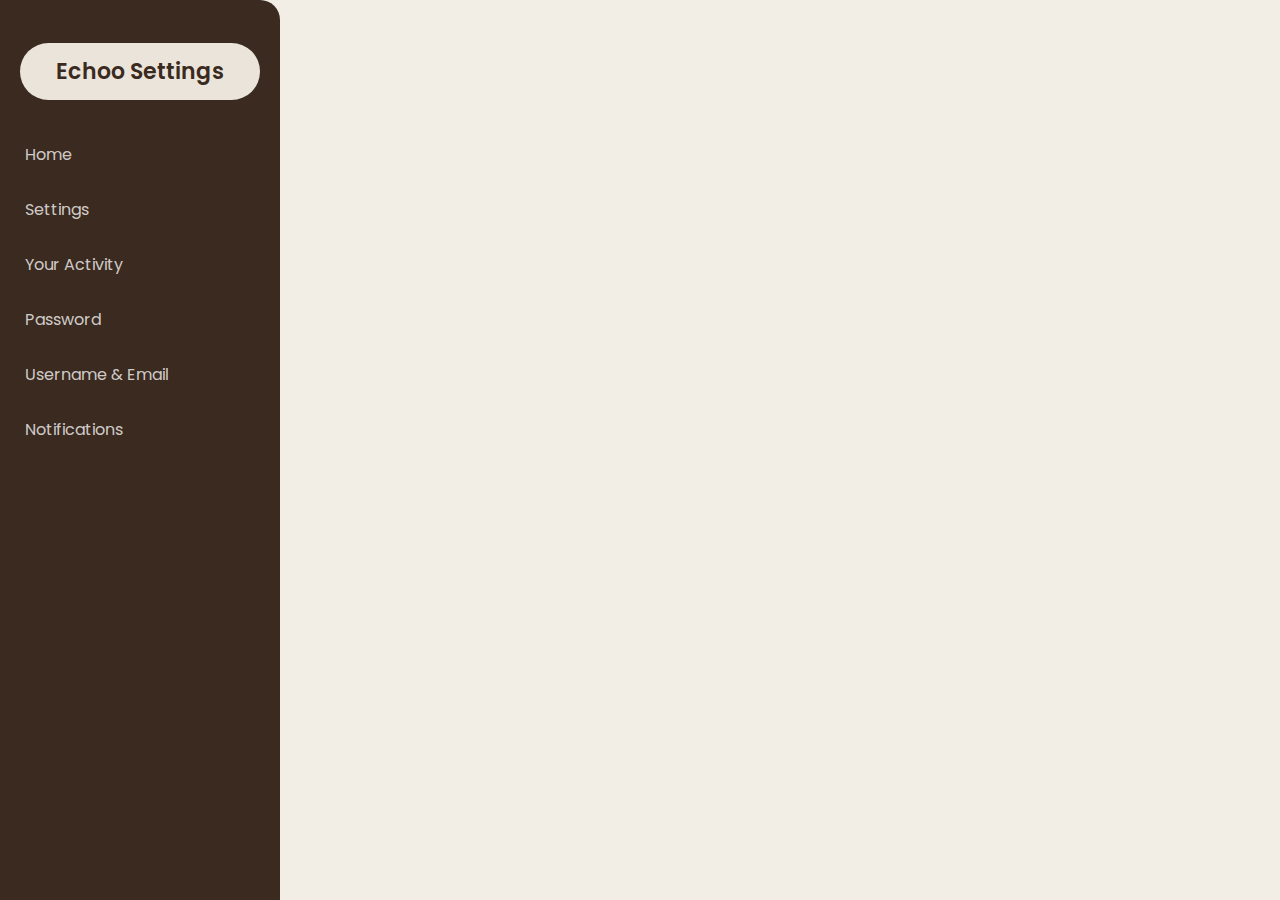
<file: index.html>
<!DOCTYPE html>
<html lang="en">
<head>
    <meta charset="UTF-8">
    <title>Echoo Settings</title>
    <link rel="stylesheet" href="stylee.css">
</head>

<body>

    <!-- الشريط البني الثابت -->
    <div class="sidebar">
        <h2>Echoo Settings</h2>

        <a href="index.html">Home</a>
        <a href="setting.html">Settings</a>
        <a href="engagement.html">Your Activity</a>
        <a href="pass.html">Password</a>
        <a href="user&email.html">Username &amp; Email</a>
        <a href="notifications.html">Notifications</a>
    </div>
</body>
</html>
</file>
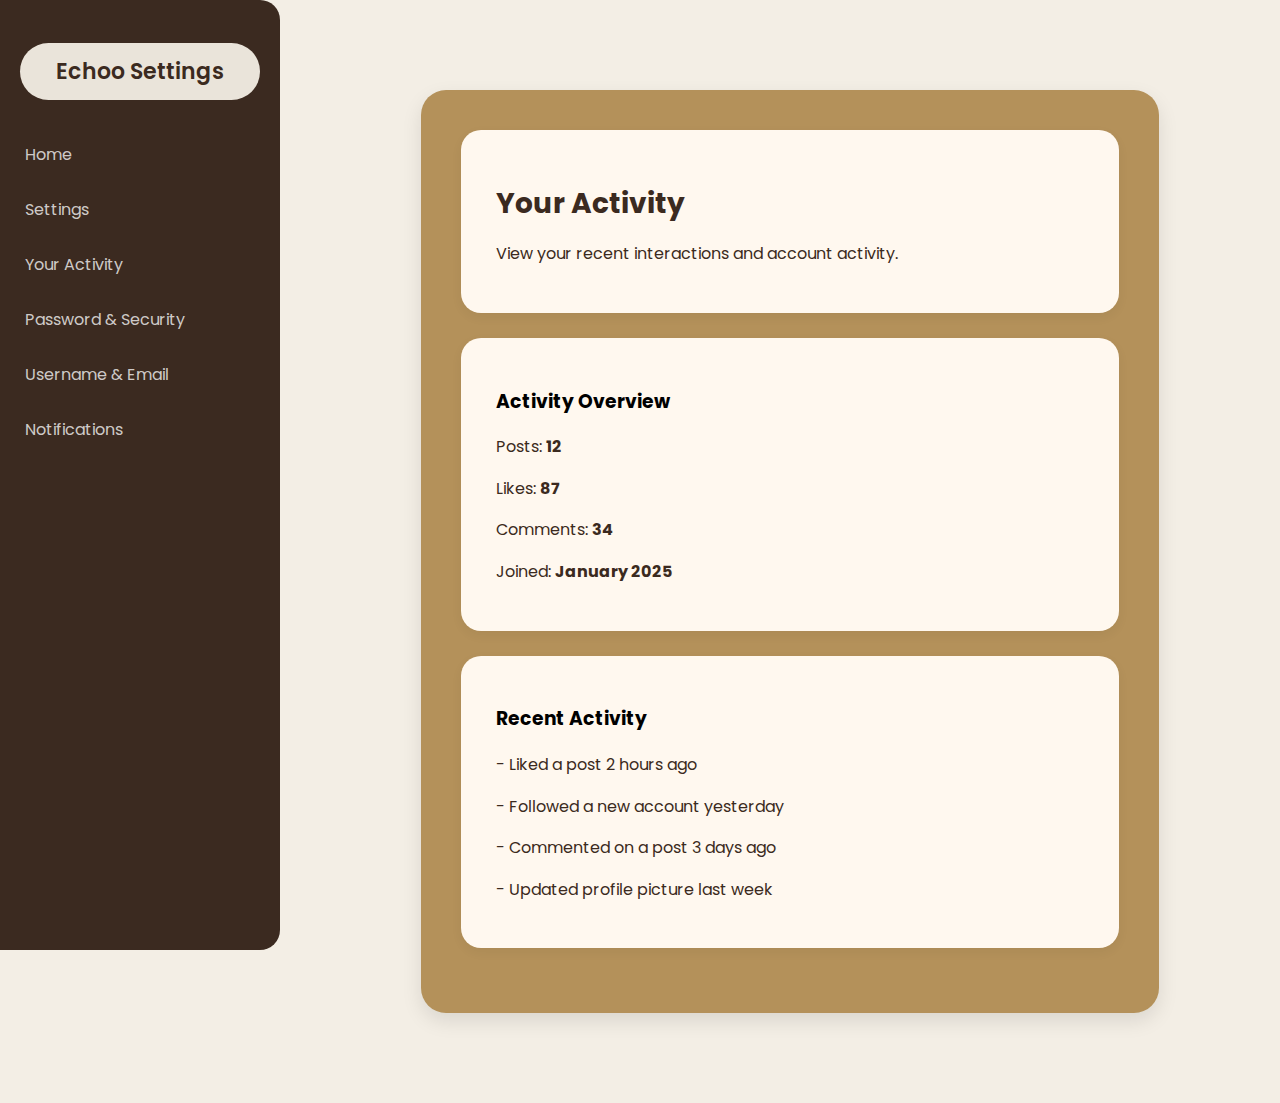
<file: engagement.html>
<!DOCTYPE html>
<html lang="en">
<head>
    <meta charset="UTF-8">
    <title>Your Activity</title>
    <link rel="stylesheet" href="stylee.css">
</head>

<body>

    <div class="sidebar">
        <h2>Echoo Settings</h2>
        <a href="index.html">Home</a>
        <a href="setting.html">Settings</a>
        <a href="engagement.html" class="active">Your Activity</a>
        <a href="pass.html">Password & Security</a>
        <a href="user&email.html">Username & Email</a>
        <a href="notifications.html">Notifications</a>
    </div>

    <div class="content">

        <div class="page-box">

            <div class="page-section">
                <h2>Your Activity</h2>
                <p>View your recent interactions and account activity.</p>
            </div>

            <div class="page-section">
                <h3>Activity Overview</h3>
                <p>Posts: <b>12</b></p>
                <p>Likes: <b>87</b></p>
                <p>Comments: <b>34</b></p>
                <p>Joined: <b>January 2025</b></p>
            </div>

            <div class="page-section">
                <h3>Recent Activity</h3>
                <p>- Liked a post 2 hours ago</p>
                <p>- Followed a new account yesterday</p>
                <p>- Commented on a post 3 days ago</p>
                <p>- Updated profile picture last week</p>
            </div>

        </div>

    </div>

</body>
</html>
</file>
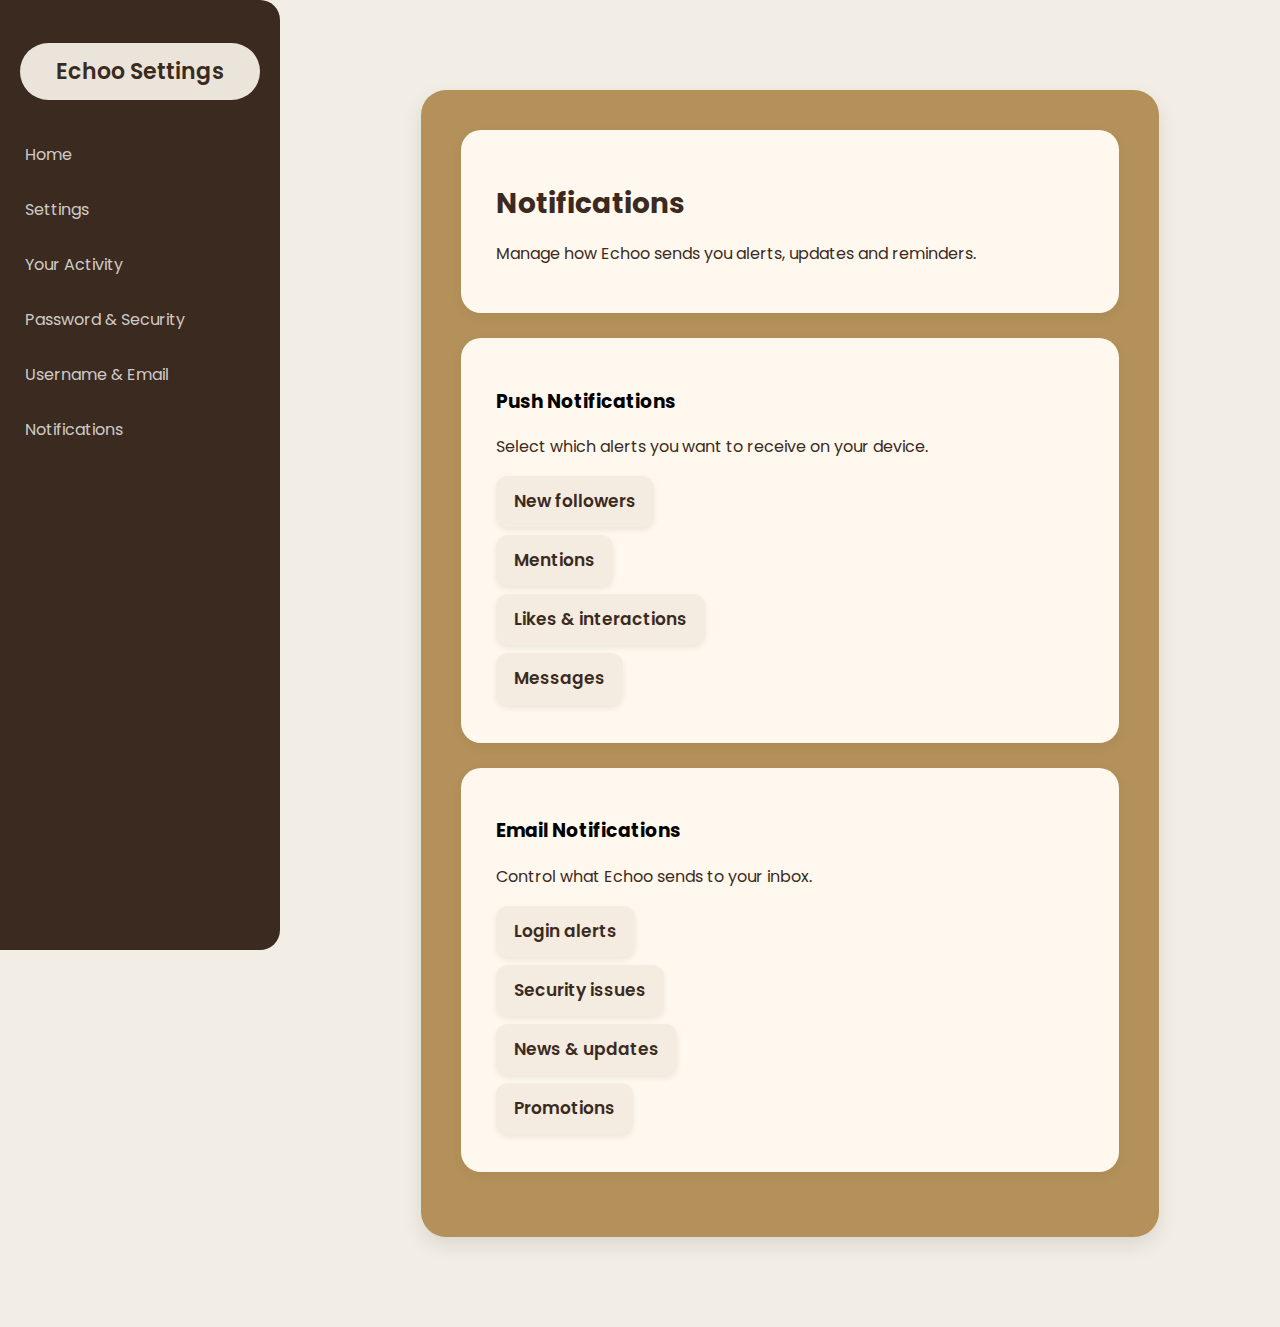
<file: notifications.html>
<!DOCTYPE html>
<html lang="en">
<head>
    <meta charset="UTF-8">
    <title>Notifications</title>
    <link rel="stylesheet" href="stylee.css">
</head>

<body>

    <div class="sidebar">
        <h2>Echoo Settings</h2>

        <a href="index.html">Home</a>
        <a href="setting.html">Settings</a>
        <a href="engagement.html">Your Activity</a>
        <a href="pass.html">Password & Security</a>
        <a href="user&email.html">Username & Email</a>
        <a href="notifications.html" class="active">Notifications</a>
    </div>

    <div class="content">

        <div class="page-box">

            <div class="page-section">
                <h2>Notifications</h2>
                <p>Manage how Echoo sends you alerts, updates and reminders.</p>
            </div>

            <div class="page-section">
                <h3>Push Notifications</h3>
                <p>Select which alerts you want to receive on your device.</p>

                <a href="#">New followers</a>
                <a href="#">Mentions</a>
                <a href="#">Likes & interactions</a>
                <a href="#">Messages</a>
            </div>

            <div class="page-section">
                <h3>Email Notifications</h3>
                <p>Control what Echoo sends to your inbox.</p>

                <a href="#">Login alerts</a>
                <a href="#">Security issues</a>
                <a href="#">News & updates</a>
                <a href="#">Promotions</a>
            </div>

        </div>

    </div>

</body>
</html>
</file>
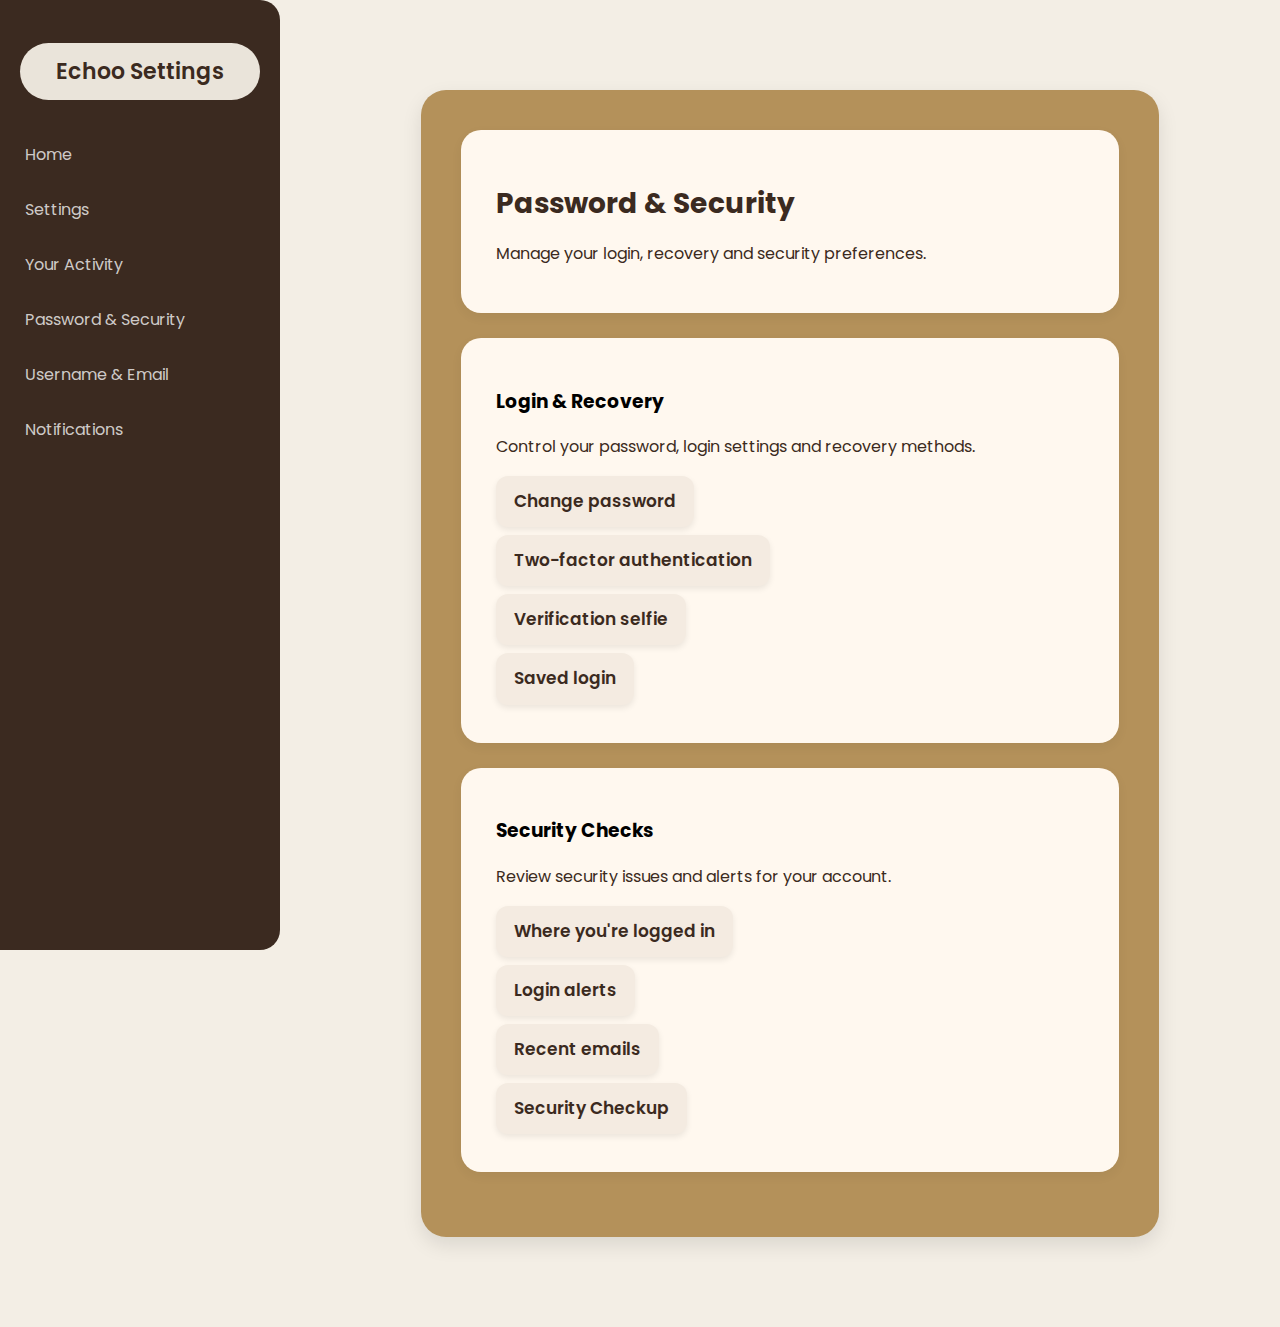
<file: pass.html>
<!DOCTYPE html>
<html lang="en">
<head>
    <meta charset="UTF-8">
    <title>Password & Security</title>
    <link rel="stylesheet" href="stylee.css">
</head>

<body>

    <div class="sidebar">
        <h2>Echoo Settings</h2>

        <a href="index.html">Home</a>
        <a href="settings.html">Settings</a>
        <a href="engagement.html">Your Activity</a>
        <a href="pass.html" class="active">Password & Security</a>
        <a href="user&email.html">Username & Email</a>
        <a href="notifications.html">Notifications</a>
    </div>

    <div class="content">

        <div class="page-box">

            <div class="page-section">
                <h2>Password & Security</h2>
                <p>Manage your login, recovery and security preferences.</p>
            </div>

            <div class="page-section">
                <h3>Login & Recovery</h3>
                <p>Control your password, login settings and recovery methods.</p>

                <a href="#">Change password</a>
                <a href="#">Two-factor authentication</a>
                <a href="#">Verification selfie</a>
                <a href="#">Saved login</a>
            </div>

            <div class="page-section">
                <h3>Security Checks</h3>
                <p>Review security issues and alerts for your account.</p>

                <a href="#">Where you're logged in</a>
                <a href="#">Login alerts</a>
                <a href="#">Recent emails</a>
                <a href="#">Security Checkup</a>
            </div>

        </div>

    </div>

</body>
</html>
</file>
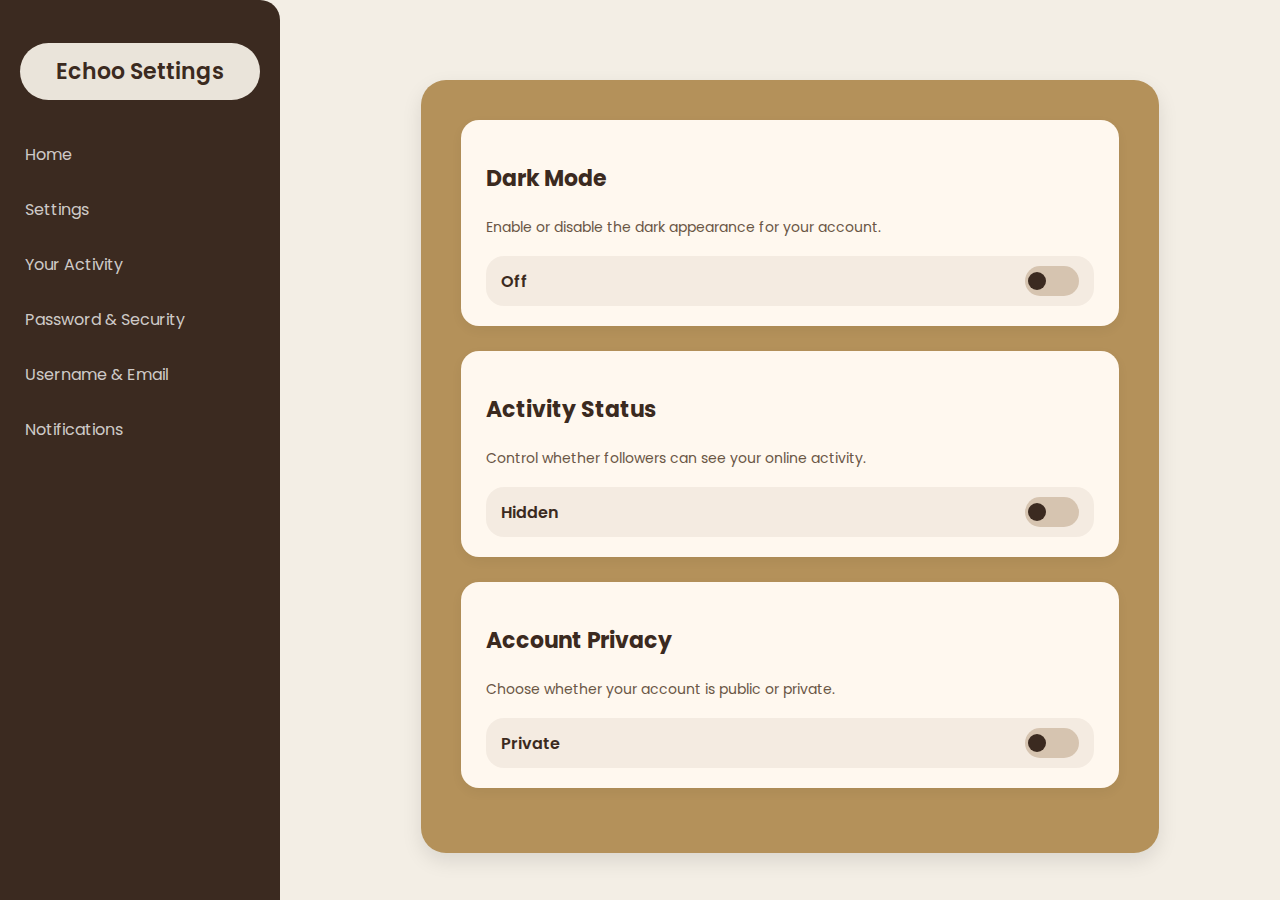
<file: setting.html>
<!DOCTYPE html>
<html lang="en">
<head>
    <meta charset="UTF-8">
    <title>Settings</title>
    <link rel="stylesheet" href="stylee.css">
</head>

<body>

    <div class="sidebar">
        <h2>Echoo Settings</h2>

        <a href="index.html">Home</a>
        <a href="settings.html">Settings</a>
        <a href="engagement.html">Your Activity</a>
        <a href="pass.html">Password & Security</a>
        <a href="user&email.html">Username & Email</a>
        <a href="notifications.html">Notifications</a>
    </div>

    <div class="content">

        <div class="big-box">

            <div class="setting-block">
                <h3 class="setting-title">Dark Mode</h3>
                <p class="setting-desc">Enable or disable the dark appearance for your account.</p>

                <div class="toggle-container">
                    <span class="toggle-text" id="darkText">Off</span>
                    <div class="toggle" id="darkToggle">
                        <div class="toggle-circle"></div>
                    </div>
                </div>
            </div>

            <div class="setting-block">
                <h3 class="setting-title">Activity Status</h3>
                <p class="setting-desc">Control whether followers can see your online activity.</p>

                <div class="toggle-container">
                    <span class="toggle-text" id="activityText">Hidden</span>
                    <div class="toggle" id="activityToggle">
                        <div class="toggle-circle"></div>
                    </div>
                </div>
            </div>

            <div class="setting-block">
                <h3 class="setting-title">Account Privacy</h3>
                <p class="setting-desc">Choose whether your account is public or private.</p>

                <div class="toggle-container">
                    <span class="toggle-text" id="privacyText">Private</span>
                    <div class="toggle" id="privacyToggle">
                        <div class="toggle-circle"></div>
                    </div>
                </div>
            </div>

        </div>

    </div>

<script>
const darkBtn = document.getElementById("darkToggle");
const darkText = document.getElementById("darkText");
darkBtn.onclick = () => {
    darkBtn.classList.toggle("active");
    darkText.textContent = darkBtn.classList.contains("active") ? "On" : "Off";
};

const actBtn = document.getElementById("activityToggle");
const actText = document.getElementById("activityText");
actBtn.onclick = () => {
    actBtn.classList.toggle("active");
    actText.textContent = actBtn.classList.contains("active") ? "Visible" : "Hidden";
};

const privBtn = document.getElementById("privacyToggle");
const privText = document.getElementById("privacyText");
privBtn.onclick = () => {
    privBtn.classList.toggle("active");
    privText.textContent = privBtn.classList.contains("active") ? "Public" : "Private";
};
</script>

</body>
</html>
</file>
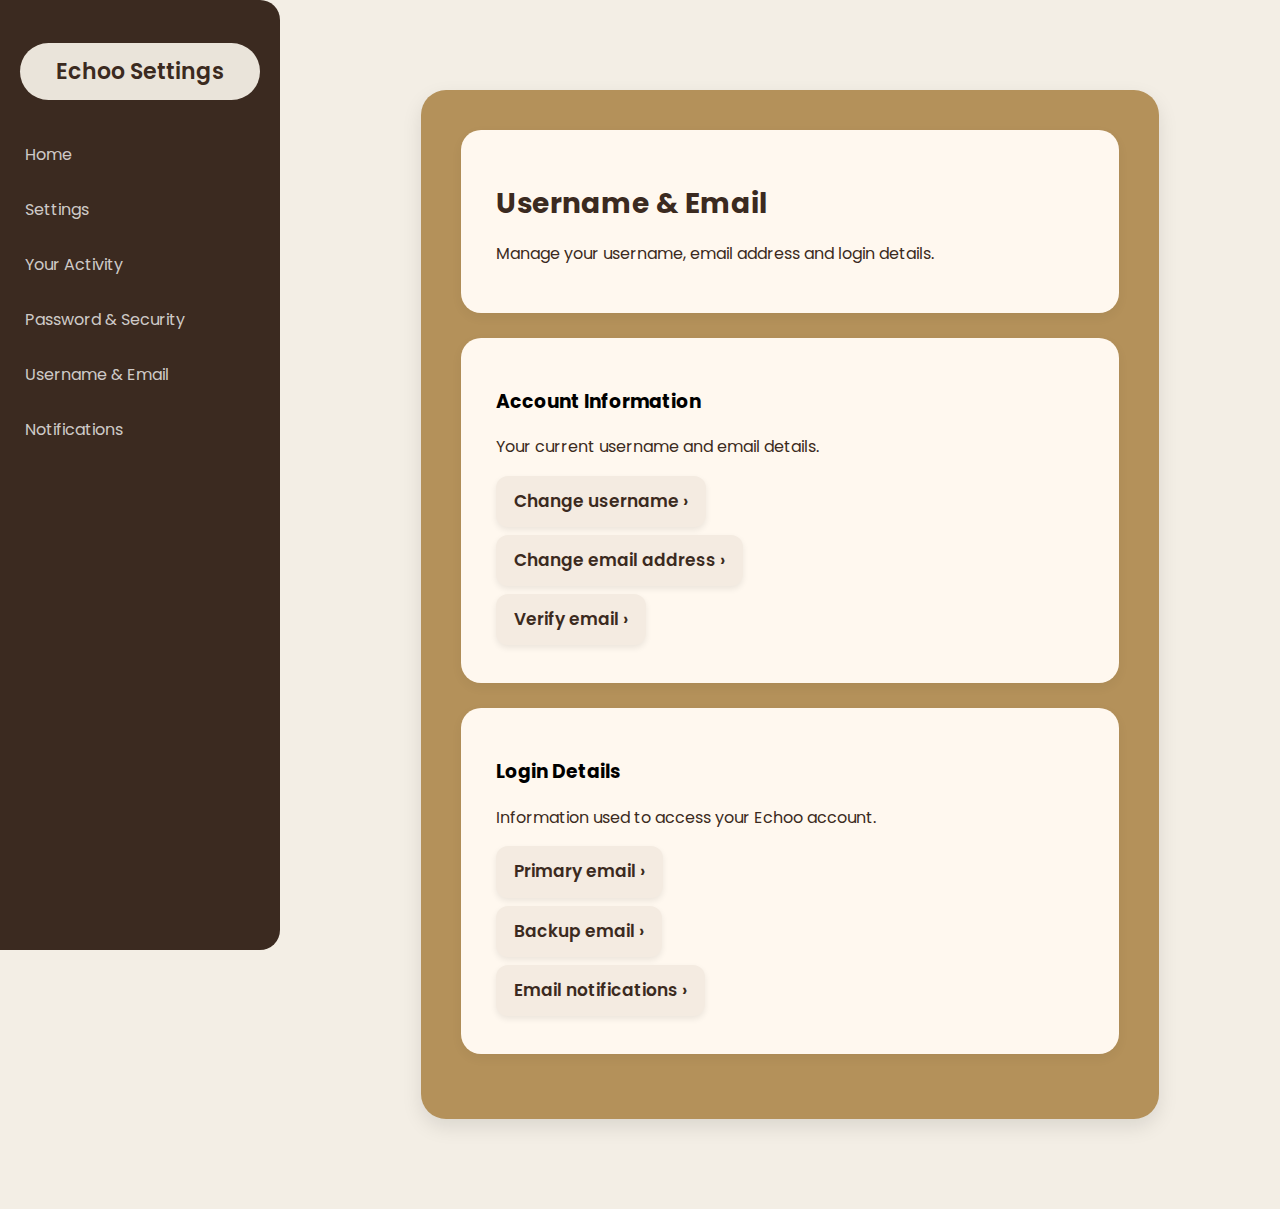
<file: user&email.html>
<!DOCTYPE html>
<html lang="en">
<head>
    <meta charset="UTF-8">
    <title>Username & Email</title>
    <link rel="stylesheet" href="stylee.css">
</head>

<body>

    <div class="sidebar">
        <h2>Echoo Settings</h2>

        <a href="index.html">Home</a>
        <a href="settings.html">Settings</a>
        <a href="engagement.html">Your Activity</a>
        <a href="pass.html">Password & Security</a>
        <a href="user&email.html">Username & Email</a>
        <a href="notifications.html">Notifications</a>
    </div>

    <div class="content">

        <div class="page-box">

            <div class="page-section">
                <h2>Username & Email</h2>
                <p>Manage your username, email address and login details.</p>
            </div>

            <div class="page-section">
                <h3>Account Information</h3>
                <p>Your current username and email details.</p>

                <a href="#">Change username ›</a>
                <a href="#">Change email address ›</a>
                <a href="#">Verify email ›</a>
            </div>

            <div class="page-section">
                <h3>Login Details</h3>
                <p>Information used to access your Echoo account.</p>

                <a href="#">Primary email ›</a>
                <a href="#">Backup email ›</a>
                <a href="#">Email notifications ›</a>
            </div>

        </div>

    </div>

</body>
</html>
</file>
<file: stylee.css>
@import url('https://fonts.googleapis.com/css2?family=Poppins:wght@300;400;500;600;700&display=swap');

body {
    margin: 0;
    font-family: "Poppins", sans-serif;
    background: #f3eee5;
}

/* ---------------- SIDEBAR ---------------- */

.sidebar {
    width: 240px;
    height: 100vh;
    background: #3b2a20;
    position: fixed;
    left: 0;
    top: 0;
    padding: 25px 20px;
    color: #fff;
    border-radius: 0 20px 20px 0;
}

.sidebar h2 {
    font-size: 22px;
    margin-bottom: 30px;
    background: #eae4da;
    color: #3b2a20;
    padding: 12px 20px;
    border-radius: 50px;
    text-align: center;
    font-weight: 600;
}

.sidebar a {
    display: block;
    color: #ffffffc4;
    font-size: 16px;
    text-decoration: none;
    padding: 12px 5px;
    margin: 6px 0;
    transition: 0.2s ease;
}

.sidebar a:hover {
    color: #fff;
    transform: translateX(6px);
}

/* ---------------- CONTENT ---------------- */

.content {
    margin-left: 300px;
    padding: 40px 20px;
    display: flex;
    justify-content: center;
}

/* ---------------- MAIN BOX ---------------- */

.big-box {
    background: #b4915a;
    padding: 40px;
    border-radius: 25px;
    width: 70%;
    margin-top: 40px;
    box-shadow: 0 8px 20px rgba(0,0,0,0.1);
}

/* ---------------- SETTING BLOCK ---------------- */

.setting-block {
    background: #fff8ef;
    border-radius: 18px;
    padding: 20px 25px;
    margin-bottom: 25px;
    box-shadow: 0 4px 12px rgba(0,0,0,0.05);
}

.setting-title {
    font-size: 22px;
    font-weight: 700;
    color: #3b2a20;
}

.setting-desc {
    font-size: 14px;
    color: #6a5645;
    margin-bottom: 18px;
}

/* ---------------- TOGGLE ---------------- */

.toggle-container {
    display: flex;
    align-items: center;
    justify-content: space-between;
    background: #f4ebe1;
    padding: 10px 15px;
    border-radius: 18px;
}

.toggle-text {
    font-size: 16px;
    color: #3b2a20;
    font-weight: 600;
}

.toggle {
    width: 48px;
    height: 24px;
    background: #d6c4b0;
    border-radius: 50px;
    padding: 3px;
    display: flex;
    align-items: center;
    transition: 0.25s;
}

.toggle-circle {
    width: 18px;
    height: 18px;
    background: #3b2a20;
    border-radius: 50%;
    transition: 0.25s;
}

.toggle.active {
    background: #3b2a20;
}

.toggle.active .toggle-circle {
    background: #d4ba93;
    margin-left: 22px;
}
/* ---------- GLOBAL BOX STYLE FOR OTHER PAGES ---------- */

.page-box {
    background: #b4915a;
    padding: 40px;
    border-radius: 25px;
    width: 70%;
    margin: 50px auto;
    box-shadow: 0 8px 20px rgba(0,0,0,0.1);
}

.page-section {
    background: #fff8ef;
    padding: 30px 35px;
    border-radius: 20px;
    margin-bottom: 25px;
    box-shadow: 0 4px 12px rgba(0,0,0,0.05);
}

.page-section h2 {
    font-size: 28px;
    color: #3b2a20;
    margin-bottom: 10px;
    font-weight: 700;
}

.page-section p,
.page-section span,
.page-section a {
    font-size: 16px;
    color: #3b2a20;
    line-height: 1.6;
}

.page-section a {
    text-decoration: none;
    font-weight: 600;
    display: block;
    margin-bottom: 6px;
}
/* Buttons inside page-section */
.page-section a {
    display: block;
    width: fit-content;
    background: #f4ebe1;
    padding: 12px 18px;
    border-radius: 12px;
    margin: 8px 0;
    color: #3b2a20;
    font-size: 17px;
    font-weight: 600;
    text-decoration: none;
    transition: 0.25s ease;
    box-shadow: 0 3px 6px rgba(0,0,0,0.08);
}

/* Hover effect */
.page-section a:hover {
    background: #e6d7c7;
    transform: translateX(6px);
    box-shadow: 0 6px 12px rgba(0,0,0,0.15);
}
</file>
